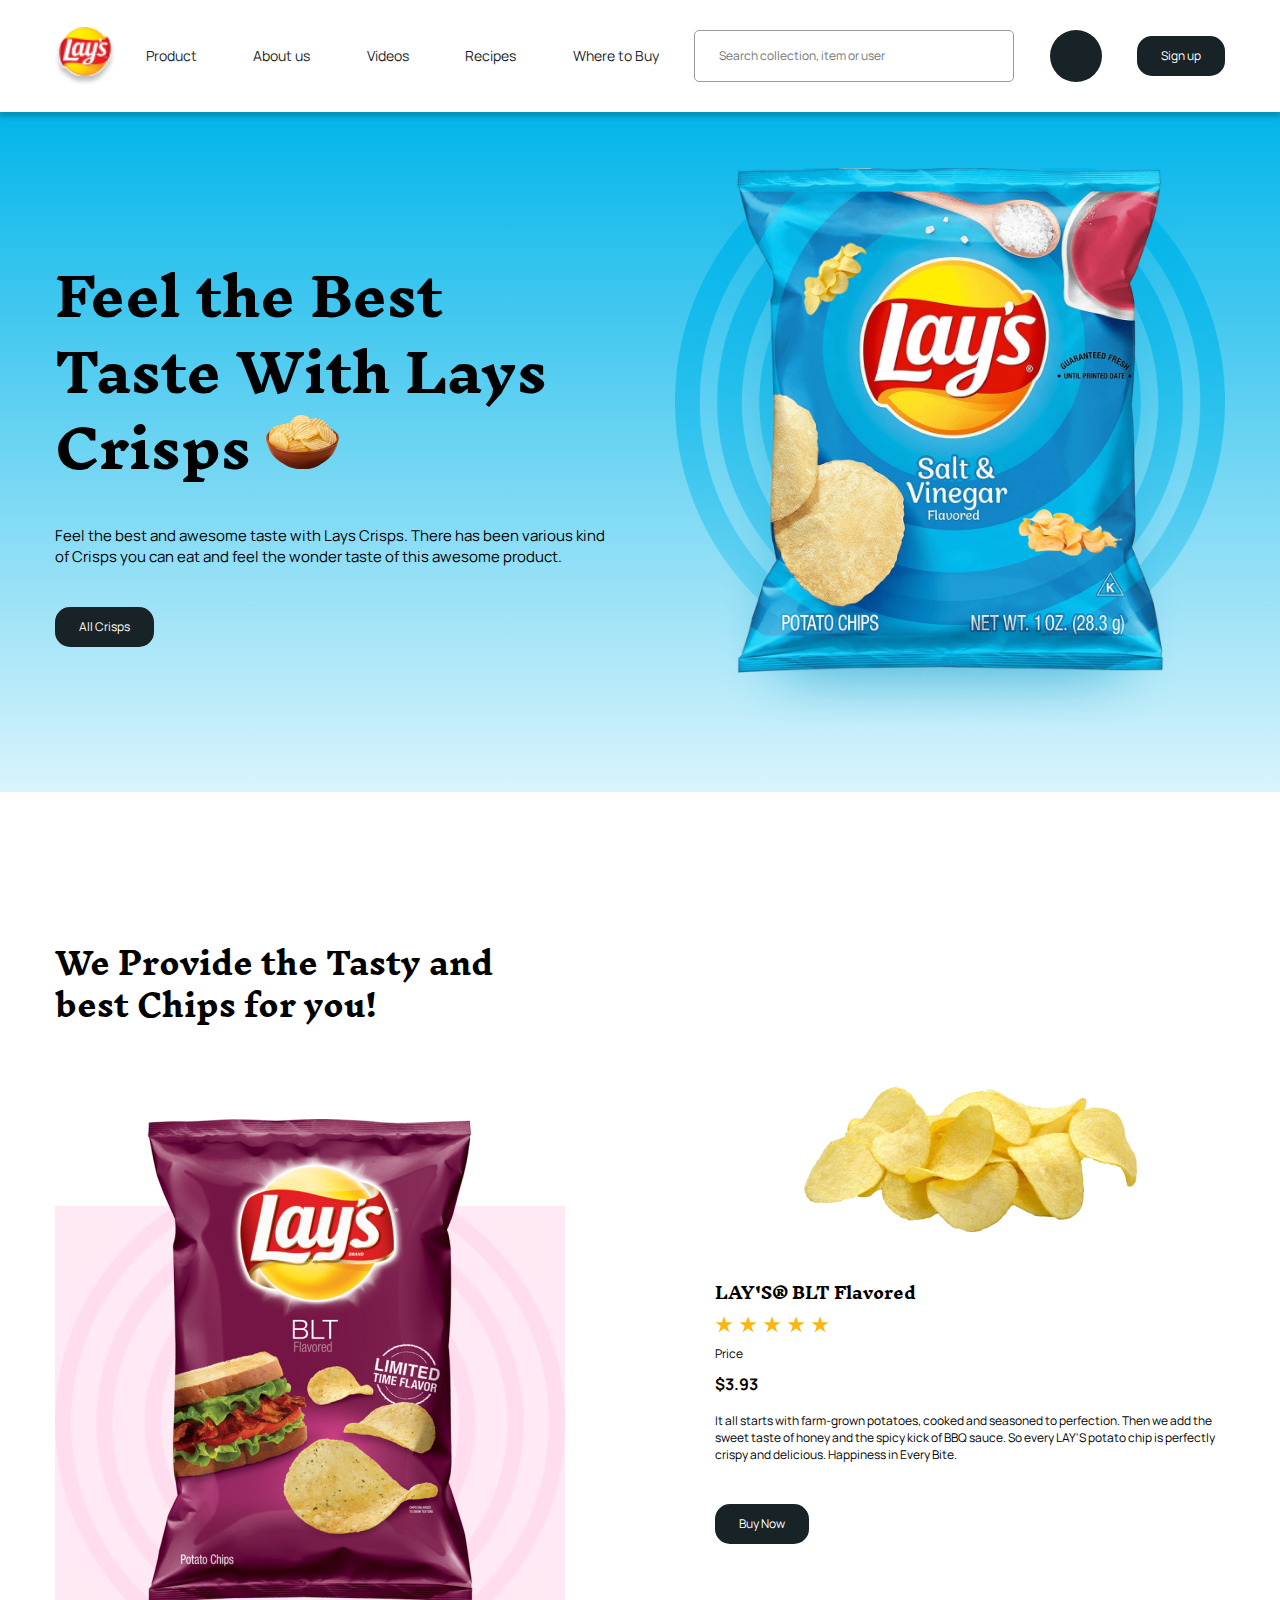
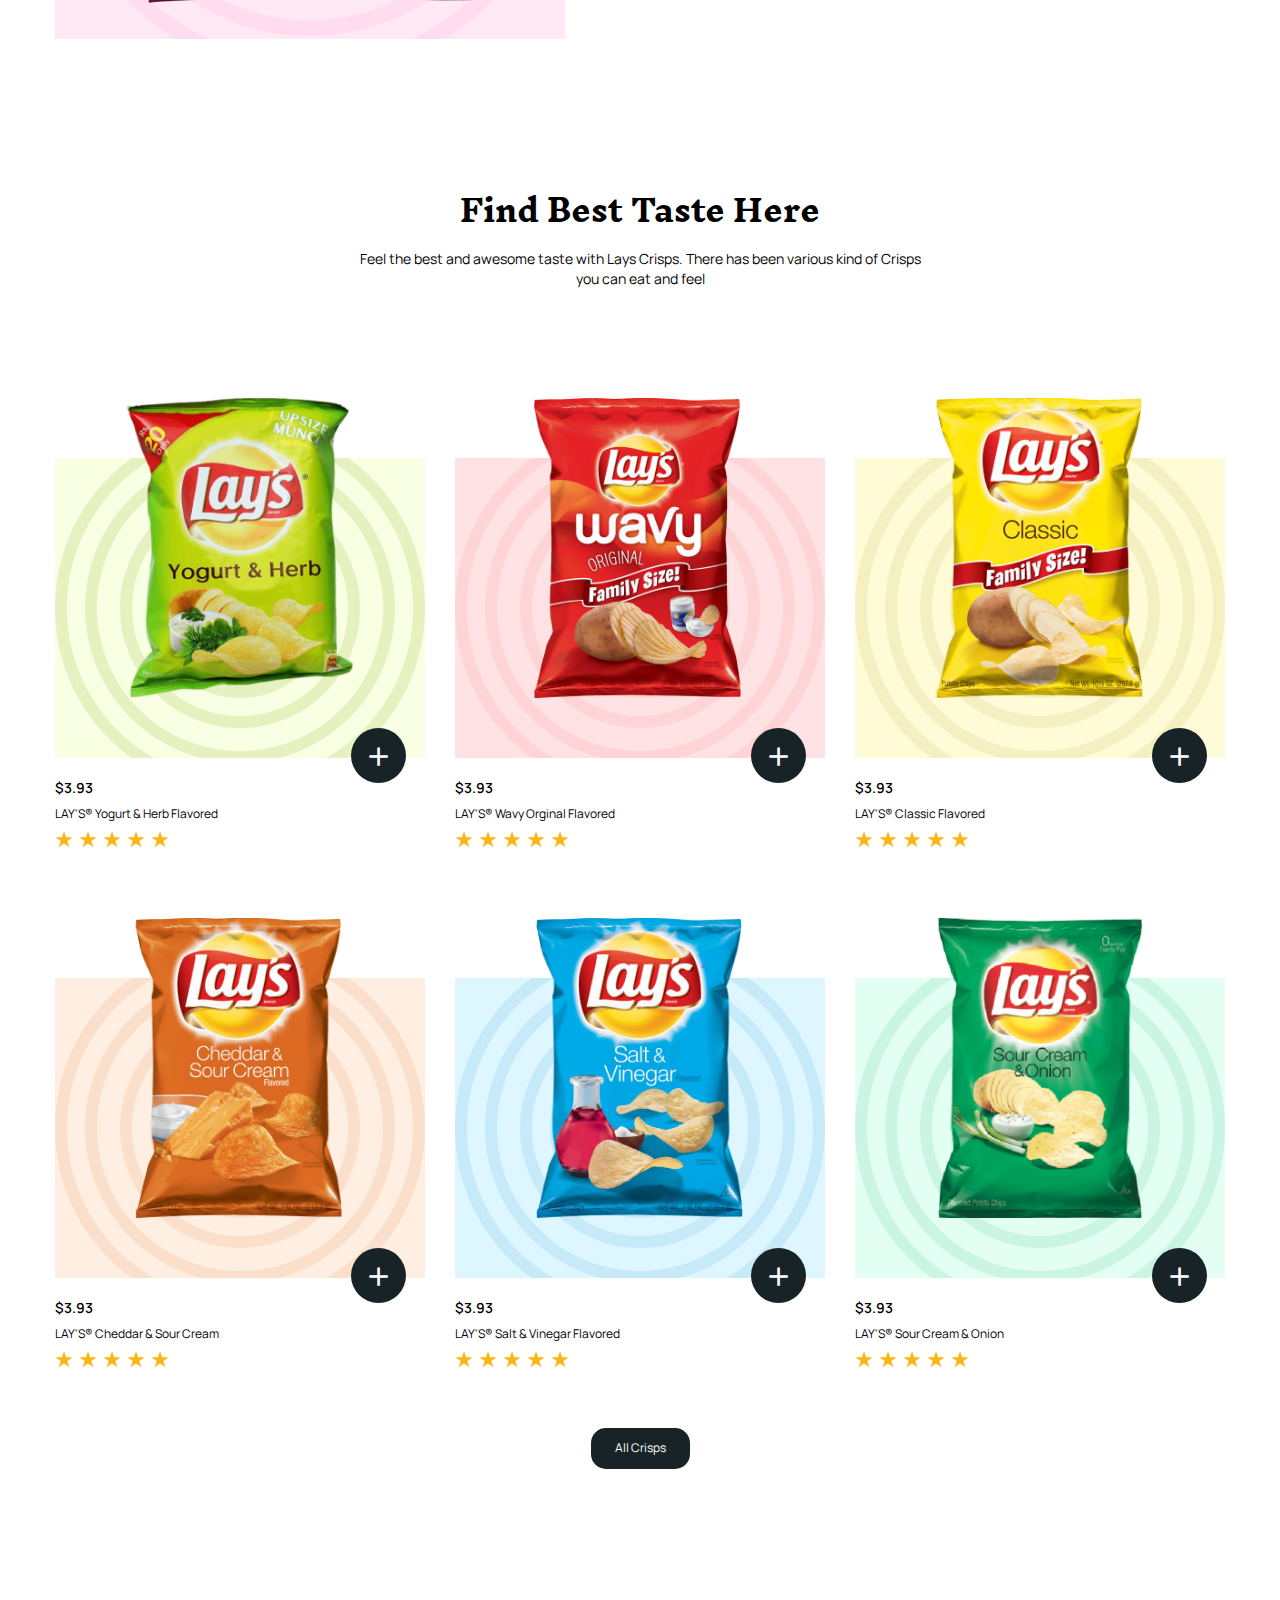
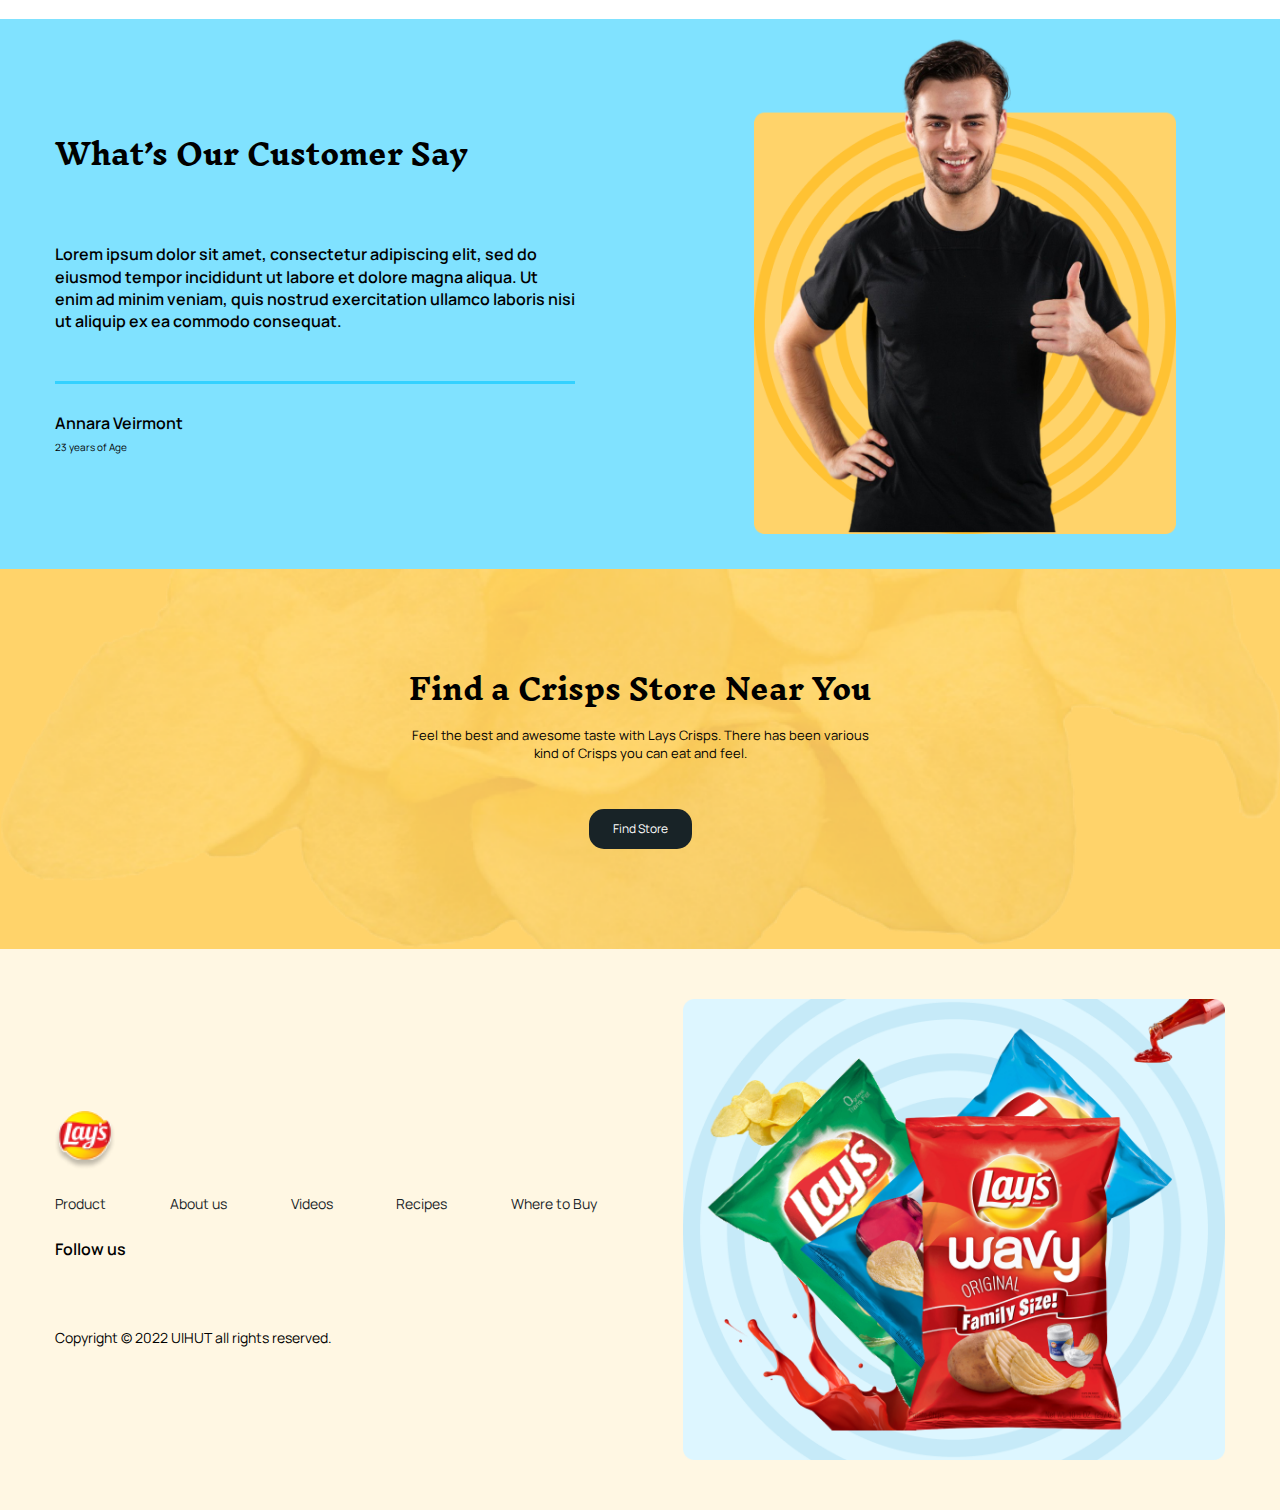
<file: index.htm>
<!DOCTYPE html>
<html lang="en">
  <head>
    <meta charset="UTF-8" />
    <meta http-equiv="X-UA-Compatible" content="IE=edge" />
    <meta name="viewport" content="width=device-width, initial-scale=1.0" />
    <title>Lay's Store</title>
    <link
      href="https://fonts.googleapis.com/css2?family=Inknut+Antiqua:wght@300;400;500;600;700&display=swap"
      rel="stylesheet"
    />
    <link
      href="https://fonts.googleapis.com/css2?family=Inknut+Antiqua:wght@300;400;500;600;700&family=Manrope:wght@300;400;500;600;700&display=swap"
      rel="stylesheet"
    />
    <link
      rel="stylesheet"
      href="https://cdnjs.cloudflare.com/ajax/libs/font-awesome/6.2.0/css/all.min.css"
      integrity="sha512-xh6O/CkQoPOWDdYTDqeRdPCVd1SpvCA9XXcUnZS2FmJNp1coAFzvtCN9BmamE+4aHK8yyUHUSCcJHgXloTyT2A=="
      crossorigin="anonymous"
      referrerpolicy="no-referrer"
    />
    <link
      rel="shortcut icon"
      href="/assets/image/logo.png"
      type="image/x-icon"
    />
    <link rel="stylesheet" href="./assets/css/reset.css" />
    <link rel="stylesheet" href="./assets/css/style.css" />
    <link rel="stylesheet" href="./assets/css/responsive.css" />
  </head>
  <body>
    <div class="wrapper">
      <header class="header">
        <div class="nav__wrapper">
          <nav class="container header__nav">
            <a href="#"
              ><img src="./assets/image/logo.png" alt="logo" class="logo"
            /></a>
            <ul class="header__list">
              <li class="header__link">
                <a href="#" class="header__link">Product</a>
              </li>
              <li class="header__link">
                <a href="#" class="header__link">About us</a>
              </li>
              <li class="header__link">
                <a href="#" class="header__link">Videos</a>
              </li>
              <li class="header__link">
                <a href="#" class="header__link">Recipes</a>
              </li>
              <li class="header__link">
                <a href="#" class="header__link">Where to Buy</a>
              </li>
            </ul>
            <!-- Moblie btn menu -->
            <div class="header__btn-mobile">
              <i class="fa-solid fa-bars"></i>
            </div>
            <!-- End -->
            <div class="header__search">
              <label for="header__input">
                <i
                  class="fa-sharp fa-solid fa-magnifying-glass header__icon-search"
                ></i>
              </label>
              <input
                type="text"
                id="header__input"
                class="header__input"
                placeholder="Search collection, item or user"
              />
            </div>
            <div class="header__user">
              <a href="#" class="header__user-link"
                ><i class="fa-solid fa-user header__icon-user"></i
              ></a>
            </div>
            <a href="#" class="btn header__btn">Sign up</a>
          </nav>
        </div>
        <div class="container content__container">
          <div class="header__content">
            <h1 class="header__content-title">
              Feel the Best Taste With Lays Crisps
              <img src="./assets/image/small_chip.png" alt="chip img" />
            </h1>
            <p class="header__content-desc">
              Feel the best and awesome taste with Lays Crisps. There has been
              various kind of Crisps you can eat and feel the wonder taste of
              this awesome product.
            </p>
            <a href="#" class="btn">All Crisps</a>
          </div>
          <div class="header__img">
            <img
              src="./assets/image/header_circle1.png"
              alt="background"
              class="header__img-background"
            />
            <img
              src="./assets/image/main_snack.png"
              alt="snack"
              class="header__content-img"
            />
          </div>
        </div>
      </header>
      <section class="feature">
        <div class="container feature__container">
          <div class="feature__info">
            <h2 class="feature__title">
              We Provide the Tasty and best Chips for you!
            </h2>
            <div class="feature__img">
              <img
                src="./assets/image/feature_circle.png"
                alt="background"
                class="feature__img-background"
              />
              <img
                src="./assets/image/feature_snack.png"
                alt="snack"
                class="feature__img-item"
              />
            </div>
          </div>
          <div class="feature__content">
            <img
              src="./assets/image/feature_chips.png"
              alt="chips"
              class="feature__content-img"
            />
            <div class="feature__desc">
              <h3 class="feature__desc-title">LAY'S® BLT Flavored</h3>
              <img
                src="./assets/image/feature_start.png"
                alt="star"
                class="feature__desc-img"
              />
              <p class="feature__desc-price">Price</p>
              <p class="feature__desc-num">$3.93</p>
              <p class="feature__desc-info">
                It all starts with farm-grown potatoes, cooked and seasoned to
                perfection. Then we add the sweet taste of honey and the spicy
                kick of BBQ sauce. So every LAY'S potato chip is perfectly
                crispy and delicious. Happiness in Every Bite.
              </p>
              <a href="#" class="btn">Buy Now</a>
            </div>
          </div>
        </div>
      </section>
      <section class="product">
        <div class="container product__container">
          <div class="product__desc">
            <h2 class="product__title">Find Best Taste Here</h2>
            <p class="product__info">
              Feel the best and awesome taste with Lays Crisps. There has been
              various kind of Crisps you can eat and feel
            </p>
          </div>
          <div class="product__list">
            <div class="product__item">
              <img
                src="./assets/image/bg1.png"
                alt="background"
                class="product__item-background"
              />
              <img
                src="./assets/image/cart1.png"
                alt="snack"
                class="product__item-main"
              />
              <div class="product__item-info">
                <p class="product__item-price">$3.93</p>
                <p class="product__item-name">LAY'S® Yogurt & Herb Flavored</p>
                <img
                  src="./assets/image/feature_start.png"
                  alt="star"
                  class="product__item-img"
                />
              </div>
            </div>
            <div class="product__item">
              <img
                src="./assets/image/bg2.png"
                alt="background"
                class="product__item-background"
              />
              <img
                src="./assets/image/cart2.png"
                alt="snack"
                class="product__item-main"
              />
              <div class="product__item-info">
                <p class="product__item-price">$3.93</p>
                <p class="product__item-name">LAY'S® Wavy Orginal Flavored</p>
                <img
                  src="./assets/image/feature_start.png"
                  alt="star"
                  class="product__item-img"
                />
              </div>
            </div>
            <div class="product__item">
              <img
                src="./assets/image/bg3.png"
                alt="background"
                class="product__item-background"
              />
              <img
                src="./assets/image/cart3.png"
                alt="snack"
                class="product__item-main"
              />
              <div class="product__item-info">
                <p class="product__item-price">$3.93</p>
                <p class="product__item-name">LAY'S® Classic Flavored</p>
                <img
                  src="./assets/image/feature_start.png"
                  alt="star"
                  class="product__item-img"
                />
              </div>
            </div>
            <div class="product__item">
              <img
                src="./assets/image/bg4.png"
                alt="background"
                class="product__item-background"
              />
              <img
                src="./assets/image/cart4.png"
                alt="snack"
                class="product__item-main"
              />
              <div class="product__item-info">
                <p class="product__item-price">$3.93</p>
                <p class="product__item-name">LAY'S® Cheddar & Sour Cream</p>
                <img
                  src="./assets/image/feature_start.png"
                  alt="star"
                  class="product__item-img"
                />
              </div>
            </div>
            <div class="product__item">
              <img
                src="./assets/image/bg5.png"
                alt="background"
                class="product__item-background"
              />
              <img
                src="./assets/image/cart5.png"
                alt="snack"
                class="product__item-main"
              />
              <div class="product__item-info">
                <p class="product__item-price">$3.93</p>
                <p class="product__item-name">LAY'S® Salt & Vinegar Flavored</p>
                <img
                  src="./assets/image/feature_start.png"
                  alt="star"
                  class="product__item-img"
                />
              </div>
            </div>
            <div class="product__item">
              <img
                src="./assets/image/bg6.png"
                alt="background"
                class="product__item-background"
              />
              <img
                src="./assets/image/cart6.png"
                alt="snack"
                class="product__item-main"
              />
              <div class="product__item-info">
                <p class="product__item-price">$3.93</p>
                <p class="product__item-name">LAY'S® Sour Cream & Onion</p>
                <img
                  src="./assets/image/feature_start.png"
                  alt="star"
                  class="product__item-img"
                />
              </div>
            </div>
          </div>
          <a href="#" class="btn product__btn">All Crisps</a>
        </div>
      </section>
      <section class="testimonial">
        <div class="container testimonial__container">
          <div class="testimonial__content">
            <h3 class="testimonial__title">What’s Our Customer Say</h3>
            <p class="testimonial__desc">
              Lorem ipsum dolor sit amet, consectetur adipiscing elit, sed do
              eiusmod tempor incididunt ut labore et dolore magna aliqua. Ut
              enim ad minim veniam, quis nostrud exercitation ullamco laboris
              nisi ut aliquip ex ea commodo consequat.
            </p>
            <div class="testimonial__author">
              <div class="testimonial__info">
                <h6 class="testimonial__name">Annara Veirmont</h6>
                <p class="testimonial__age">23 years of Age</p>
              </div>
              <div class="testimonial__more">
                <div class="testimonial__btn btn-next">
                  <i class="fa-solid fa-circle-left"></i>
                </div>
                <div class="testimonial__btn btn-prev">
                  <i class="fa-solid fa-circle-right"></i>
                </div>
              </div>
            </div>
          </div>
          <div class="testimonial__img">
            <img
              src="./assets/image/pp.png"
              alt="person img"
              class="testimonial__img-item"
            />
          </div>
        </div>
      </section>
      <section class="find">
        <div class="container find__container">
          <div class="find__block">
            <h2 class="find__title">Find a Crisps Store Near You</h2>
            <p class="find__desc">
              Feel the best and awesome taste with Lays Crisps. There has been
              various kind of Crisps you can eat and feel.
            </p>
            <a href="#" class="btn">Find Store</a>
          </div>
        </div>
      </section>
      <footer class="footer">
        <div class="container footer__container">
          <div class="footer__content">
            <a href="#"
              ><img src="./assets/image/logo.png" alt="logo" class="logo" />
            </a>
            <ul class="footer__list">
              <li>
                <a href="#" class="footer__item">Product</a>
              </li>
              <li>
                <a href="#" class="footer__item">About us</a>
              </li>
              <li>
                <a href="#" class="footer__item">Videos</a>
              </li>
              <li>
                <a href="#" class="footer__item">Recipes</a>
              </li>
              <li>
                <a href="#" class="footer__item">Where to Buy</a>
              </li>
            </ul>
            <h6 class="footer__text">Follow us</h6>
            <ul class="footer__social">
              <li>
                <a href="#" class="footer__link">
                  <i class="fa-brands fa-facebook"></i>
                </a>
              </li>
              <li>
                <a href="#" class="footer__link">
                  <i class="fa-brands fa-linkedin"></i>
                </a>
              </li>
              <li>
                <a href="#" class="footer__link">
                  <i class="fa-brands fa-twitter"></i>
                </a>
              </li>
            </ul>
            <p class="footer__copyright">
              Copyright © 2022 UIHUT all rights reserved.
            </p>
          </div>
          <div class="footer__img">
            <img
              src="./assets/image/footer_img.png"
              alt="footer image"
              class="footer__img-item"
            />
          </div>
        </div>
      </footer>
    </div>
    <script src="./app.js"></script>
  </body>
</html>
</file>
<file: assets/css/style.css>
html {
  font-size: 62.5%;
  font-family: "Manrope", sans-serif;
  overflow-x: hidden;
}

body {
  line-height: 1.4;
}

*,
*:before,
*:after {
  box-sizing: border-box;
  --webkit-box-sizing: border-box;
}

a {
  text-decoration: none;
}

img {
  display: block;
  max-width: 100%;
}

.wrapper {
  margin: 0 auto;
}

.container {
  max-width: 1210px;
  padding: 0 2rem;
  margin: 0 auto;
}

.logo {
  width: 60px;
  height: 59px;
  -o-object-fit: cover;
     object-fit: cover;
}

.btn {
  padding: 12px 24px;
  color: #fff;
  font-size: 1.2rem;
  background-color: #182327;
  border-radius: 15px;
  display: inline-block;
}
.btn:hover {
  background-color: #2b4048;
}

.header {
  background: linear-gradient(180deg, #02b5ea 0%, rgba(2, 181, 234, 0.15) 100%);
  min-height: 680px;
  margin-top: 112px;
  align-items: center;
  justify-content: space-between;
  flex-wrap: nowrap;
  display: flex;
}
.header__nav {
  width: 100%;
  height: 100%;
  background-color: #fff;
  align-items: center;
  justify-content: space-between;
  flex-wrap: nowrap;
  display: flex;
}
.header__list {
  list-style: none;
  align-items: center;
  justify-content: space-between;
  flex-wrap: nowrap;
  display: flex;
  min-width: 513px;
  height: 28px;
  font-size: 1.4rem;
}
.header__link {
  color: #182327;
}
.header__search {
  width: 320px;
  height: 52px;
  border: 1px solid #999;
  border-radius: 5px;
  align-items: center;
  justify-content: flex-start;
  flex-wrap: nowrap;
  display: flex;
  padding: 14px;
  margin-left: 5px;
}
.header__icon-search {
  font-size: 1.5rem;
  margin-right: 10px;
}
.header__icon-user {
  font-size: 1.5rem;
}
.header__input {
  border: none;
  outline: none;
  font-size: 1.2rem;
  width: 100%;
}
.header__user {
  width: 52px;
  height: 52px;
  border-radius: 50%;
  background-color: #182327;
  align-items: center;
  justify-content: center;
  flex-wrap: nowrap;
  display: flex;
  margin: 0 5px;
}
.header__user-link {
  color: #fff;
}
.header__img {
  width: calc(50% - 35px);
  position: relative;
}
.header__img-background {
  position: absolute;
  z-index: -1;
  width: 100%;
  -o-object-fit: cover;
     object-fit: cover;
}
.header__img-img {
  width: 100%;
  -o-object-fit: cover;
     object-fit: cover;
}
.header__content {
  width: calc(50% - 35px);
}
.header__content-title {
  font-size: 5.3rem;
  font-weight: 700;
  line-height: 76px;
  font-family: "Inknut Antiqua", serif;
  width: 100%;
  margin-bottom: 40px;
}
.header__content-title img {
  display: inline-block;
}
.header__content-desc {
  font-size: 1.5rem;
  font-weight: 400;
  margin-bottom: 40px;
}
.header__content-img {
  width: 475px;
  height: 568px;
  transition: all 0.5s linear;
  margin: 0 auto;
}
.header__content-img:hover {
  transform: scale(1.1);
}

.header__btn-mobile {
  display: none;
}

.nav__wrapper {
  background-color: #fff;
  height: 112px;
  position: fixed;
  top: 0;
  left: 0;
  right: 0;
  z-index: 1;
  box-shadow: 0 5px 5px rgba(0, 0, 0, 0.2);
}

.content__container {
  align-items: center;
  justify-content: space-between;
  flex-wrap: nowrap;
  display: flex;
}

.feature {
  margin: 150px 0;
}
.feature__container {
  align-items: center;
  justify-content: space-between;
  flex-wrap: nowrap;
  display: flex;
}
.feature__info {
  width: calc(50% - 75px);
}
.feature__title {
  font-size: 3rem;
  font-weight: 700;
  font-family: "Inknut Antiqua", serif;
  margin-bottom: 180px;
}
.feature__img {
  background-color: #ffe9f4;
  width: 100%;
  min-height: 400px;
  position: relative;
}
.feature__img-item {
  position: absolute;
  top: -20%;
  left: 50%;
  transform: translateX(-50%);
}
.feature__content {
  width: calc(50% - 75px);
}
.feature__content-img {
  margin: 50px auto;
  transition: all 0.5s linear;
}
.feature__content-img:hover {
  transform: scale(1.1);
}
.feature__desc-title {
  font-family: "Inknut Antiqua", serif;
  font-weight: 700;
  font-size: 1.6rem;
}
.feature__desc-img {
  margin: 12px 0;
}
.feature__desc-price {
  margin-bottom: 10px;
  font-size: 1.2rem;
}
.feature__desc-num {
  font-size: 1.6rem;
  margin-bottom: 18px;
  font-weight: 700;
}
.feature__desc-info {
  font-weight: 400;
  font-size: 1.2rem;
  margin-bottom: 40px;
}

.product {
  margin-bottom: 150px;
}
.product__container {
  align-items: center;
  justify-content: center;
  flex-wrap: wrap;
  display: flex;
}
.product__desc {
  text-align: center;
  max-width: 570px;
  margin-bottom: -50px;
}
.product__title {
  font-family: "Inknut Antiqua", serif;
  font-size: 3rem;
  font-weight: 700;
  margin-bottom: 18px;
}
.product__info {
  font-size: 1.4rem;
  font-weight: 400;
}
.product__list {
  width: 100%;
  align-items: center;
  justify-content: space-between;
  flex-wrap: wrap;
  display: flex;
}
.product__item {
  width: calc(33.33% - 20px);
  position: relative;
  min-height: 300px;
  background-color: #f8ffe3;
  margin-top: 220px;
  align-items: center;
  justify-content: center;
  flex-wrap: nowrap;
  display: flex;
}
.product__item::after {
  content: "+";
  position: absolute;
  width: 55px;
  height: 55px;
  border-radius: 50%;
  color: #fff;
  background-color: #182327;
  align-items: center;
  justify-content: center;
  flex-wrap: nowrap;
  display: flex;
  font-size: 4rem;
  top: 90%;
  right: 5%;
  cursor: pointer;
}
.product__item:nth-child(2) {
  background-color: #ffe3e4;
}
.product__item:nth-child(3) {
  background-color: #fffbd6;
}
.product__item:nth-child(4) {
  background-color: #ffefe3;
}
.product__item:nth-child(5) {
  background-color: #ddf6ff;
}
.product__item:last-child {
  background-color: #e3fff3;
}
.product__item:hover .product__item-main {
  transform: scale(1.15);
}
.product__item-background {
  position: absolute;
  width: 100%;
  height: 100%;
  -o-object-fit: cover;
     object-fit: cover;
}
.product__item-main {
  position: absolute;
  top: -20%;
  transition: all 0.5s linear;
  height: 100%;
  -o-object-fit: cover;
     object-fit: cover;
}
.product__item-info {
  position: absolute;
  top: 100%;
  margin-top: 20px;
  left: 0;
}
.product__item-price {
  font-weight: 600;
  font-size: 1.4rem;
}
.product__item-name {
  margin: 8px 0;
  font-size: 1.2rem;
}
.product__btn {
  margin-top: 150px;
}

.testimonial {
  background-color: #80e2ff;
}
.testimonial__container {
  align-items: center;
  justify-content: space-between;
  flex-wrap: nowrap;
  display: flex;
}
.testimonial__content {
  width: calc(50% - 65px);
}
.testimonial__title {
  font-family: "Inknut Antiqua", serif;
  font-size: 2.8rem;
  font-weight: 700;
  margin-bottom: 70px;
}
.testimonial__desc {
  font-size: 1.6rem;
  font-weight: 600;
  padding-bottom: 48px;
  border-bottom: 3px solid #33d1ff;
  margin-bottom: 28px;
}
.testimonial__author {
  align-items: center;
  justify-content: space-between;
  flex-wrap: nowrap;
  display: flex;
}
.testimonial__info {
  width: calc(75% - 20px);
}
.testimonial__name {
  font-size: 1.6rem;
  font-weight: 600;
  margin-bottom: 6px;
}
.testimonial__more {
  width: calc(25% - 20px);
  align-items: center;
  justify-content: space-between;
  flex-wrap: nowrap;
  display: flex;
}
.testimonial__btn {
  font-size: 3rem;
  cursor: pointer;
}
.testimonial__img {
  width: calc(50% - 65px);
  height: 550px;
}
.testimonial__img img {
  height: 90%;
  -o-object-fit: cover;
     object-fit: cover;
  margin: 20px auto 0;
}

.find {
  background: url("/assets/image/find_bg.png") #ffd36a center center/cover no-repeat;
  padding: 100px;
}
.find__block {
  margin: 0 auto;
  text-align: center;
  max-width: 470px;
}
.find__title {
  font-family: "Inknut Antiqua", serif;
  font-size: 2.8rem;
  font-weight: 700;
}
.find__desc {
  margin: 18px 0 46px;
  font-size: 1.3rem;
}

.footer {
  background-color: #fff7e3;
  min-height: 400px;
}
.footer__container {
  padding: 50px 20px;
  align-items: center;
  justify-content: space-between;
  flex-wrap: nowrap;
  display: flex;
}
.footer__content {
  align-items: center;
  justify-content: space-between;
  flex-wrap: wrap;
  display: flex;
  width: calc(50% - 43px);
}
.footer__list {
  align-items: center;
  justify-content: space-between;
  flex-wrap: nowrap;
  display: flex;
  list-style: none;
  width: 100%;
  margin: 24px 0;
}
.footer__item {
  font-size: 1.4rem;
  color: #182327;
}
.footer__text {
  width: 100%;
  font-size: 1.6rem;
  font-weight: 600;
  margin-bottom: 16px;
}
.footer__social {
  list-style: none;
  align-items: center;
  justify-content: flex-start;
  flex-wrap: nowrap;
  display: flex;
  width: 100%;
  margin: 0 20px 24px 0;
}
.footer__link {
  font-size: 2rem;
  margin-right: 20px;
  color: #182327;
}
.footer__copyright {
  font-size: 1.4rem;
}
.footer__img {
  width: calc(50% - 43px);
  align-items: center;
  justify-content: center;
  flex-wrap: nowrap;
  display: flex;
}
.footer__img-item {
  width: 100%;
  -o-object-fit: cover;
     object-fit: cover;
}/*# sourceMappingURL=style.css.map */
</file>
<file: assets/css/responsive.css>
@media screen and (max-width: 1024px) {
  .content__container {
    padding-bottom: 20px;
  }
  .header__search {
    display: none;
  }
}

@media screen and (max-width: 768px) {
  .header__nav {
    position: relative;
  }
  .header__list {
    opacity: 0;
    visibility: hidden;
    width: 100%;
    position: absolute;
    top: 100%;
    left: 0;
    right: 0;
    background-color: #fff;
    flex-wrap: wrap;
    transition: all 0.3s linear;
  }
  .is-active {
    opacity: 1;
    visibility: visible;
  }
  .header__list > li {
    display: block;
    background-color: #fff;
    border-top: 1px solid #999;
    width: 100%;
  }
  .header__list > li a {
    width: 100%;
    display: block;
    padding: 20px;
  }
  .header__user,
  .header__btn {
    display: none;
  }
  .header__btn-mobile {
    display: block;
    font-size: 2rem;
  }
  .product__item {
    width: calc(50% - 20px);
  }
  .testimonial__btn {
    margin: 0 5px;
  }
  .footer__container {
    flex-direction: column-reverse;
  }
  .footer__content,
  .footer__img {
    width: 100%;
  }
  .footer__content {
    margin-top: 20px;
  }
  .footer__list {
    flex-wrap: wrap;
  }
  .footer__list li,
  .footer__item {
    width: 100%;
    font-size: 1.8rem;
  }
  .footer__item {
    padding: 10px 0;
  }
  .footer__text {
    font-size: 2rem;
  }
  .footer__link {
    font-size: 3rem;
  }
  .footer__copyright {
    font-size: 1.8rem;
  }
}

@media screen and (max-width: 636px) {
  .content__container {
    flex-direction: column-reverse;
  }
  .header__content {
    width: 100%;
  }
  .header__img {
    width: 100%;
    margin: 10px;
  }
  .feature__container {
    flex-direction: column;
  }
  .feature__info,
  .feature__content {
    width: 100%;
  }
  .feature__info {
    margin-bottom: 20px;
  }
  .feature__content-img {
    display: none;
  }
  .product__item {
    width: 100%;
  }
  .testimonial__container {
    flex-direction: column-reverse;
  }
  .testimonial__content {
    width: 100%;
    margin-bottom: 20px;
  }
  .testimonial__img {
    width: 100%;
  }
  .find {
    padding: 20px 0;
  }
  .find__block {
    width: 100%;
  }
}

@media screen and (max-width: 480px) {
  .testimonial__author {
    flex-wrap: wrap;
  }
  .testimonial__info {
    width: 100%;
  }
  .testimonial__more {
    margin-top: 10px;
    width: 100%;
  }
}
</file>
